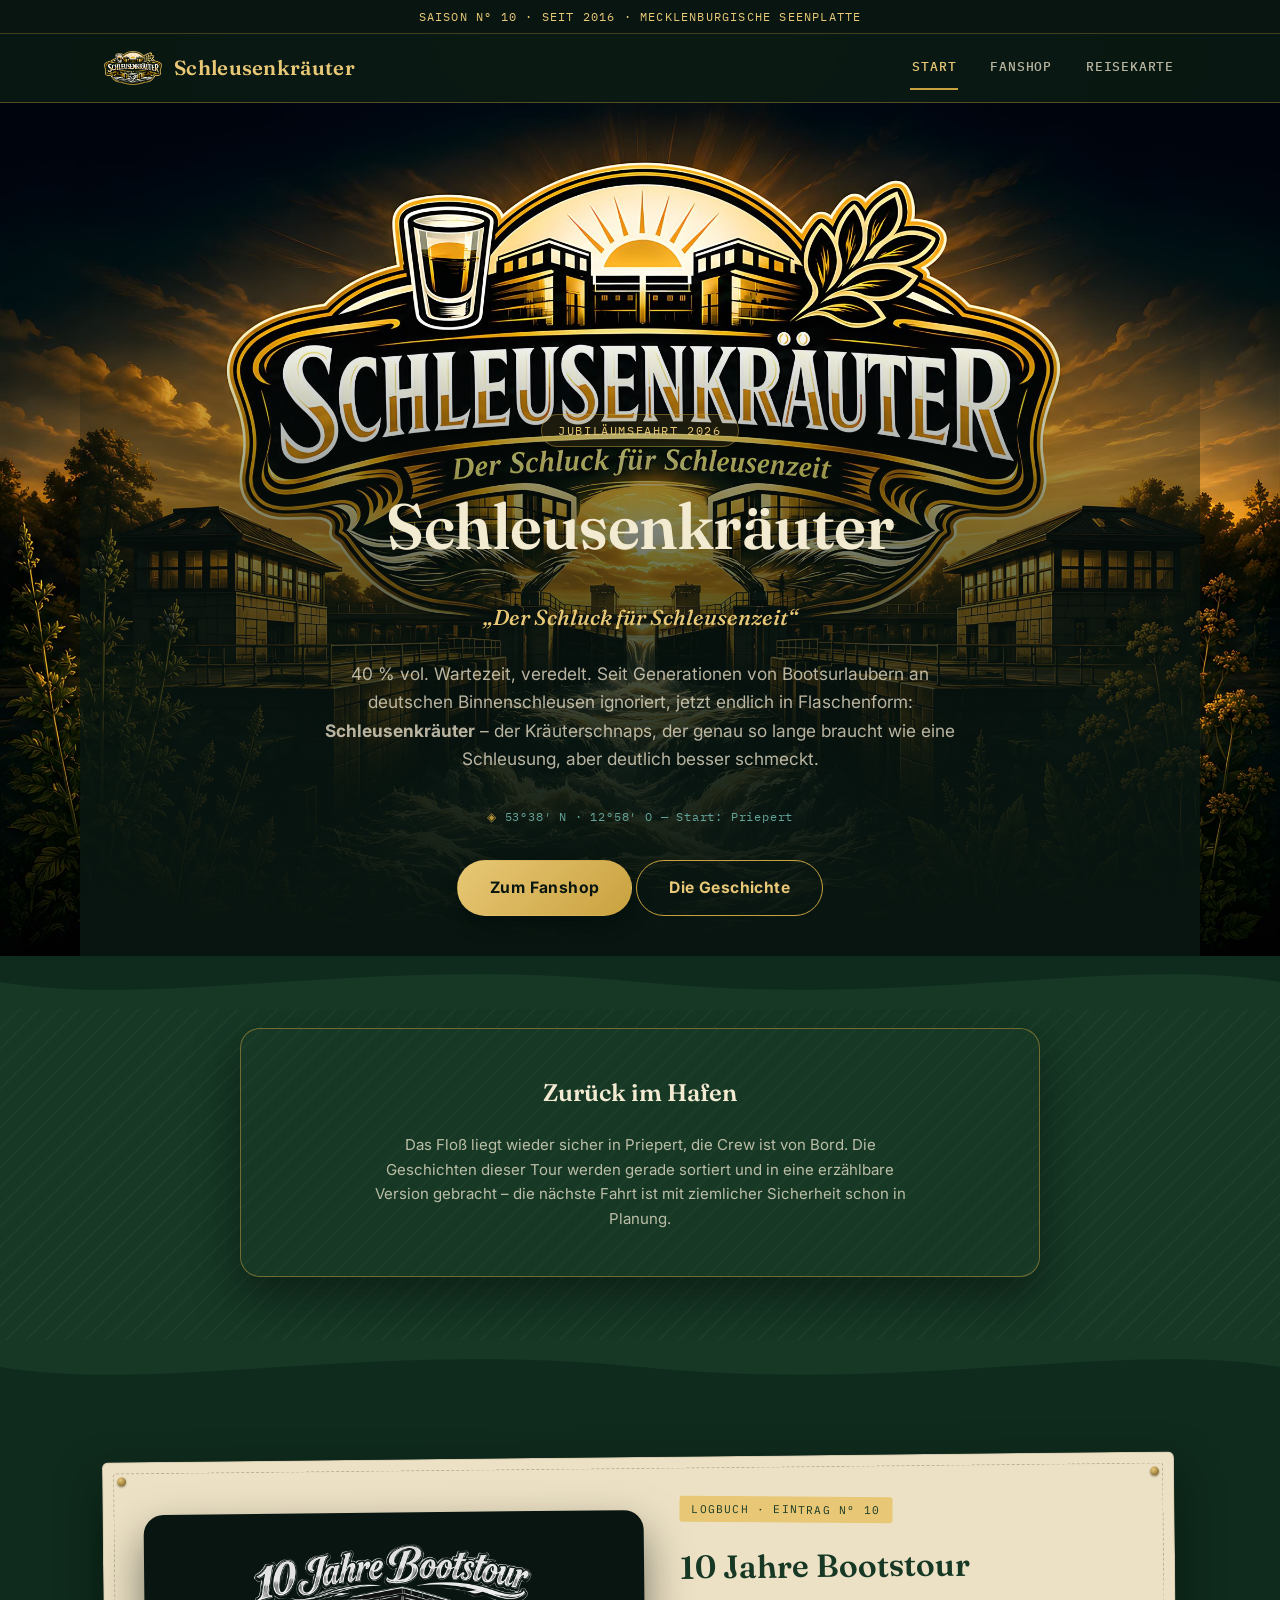
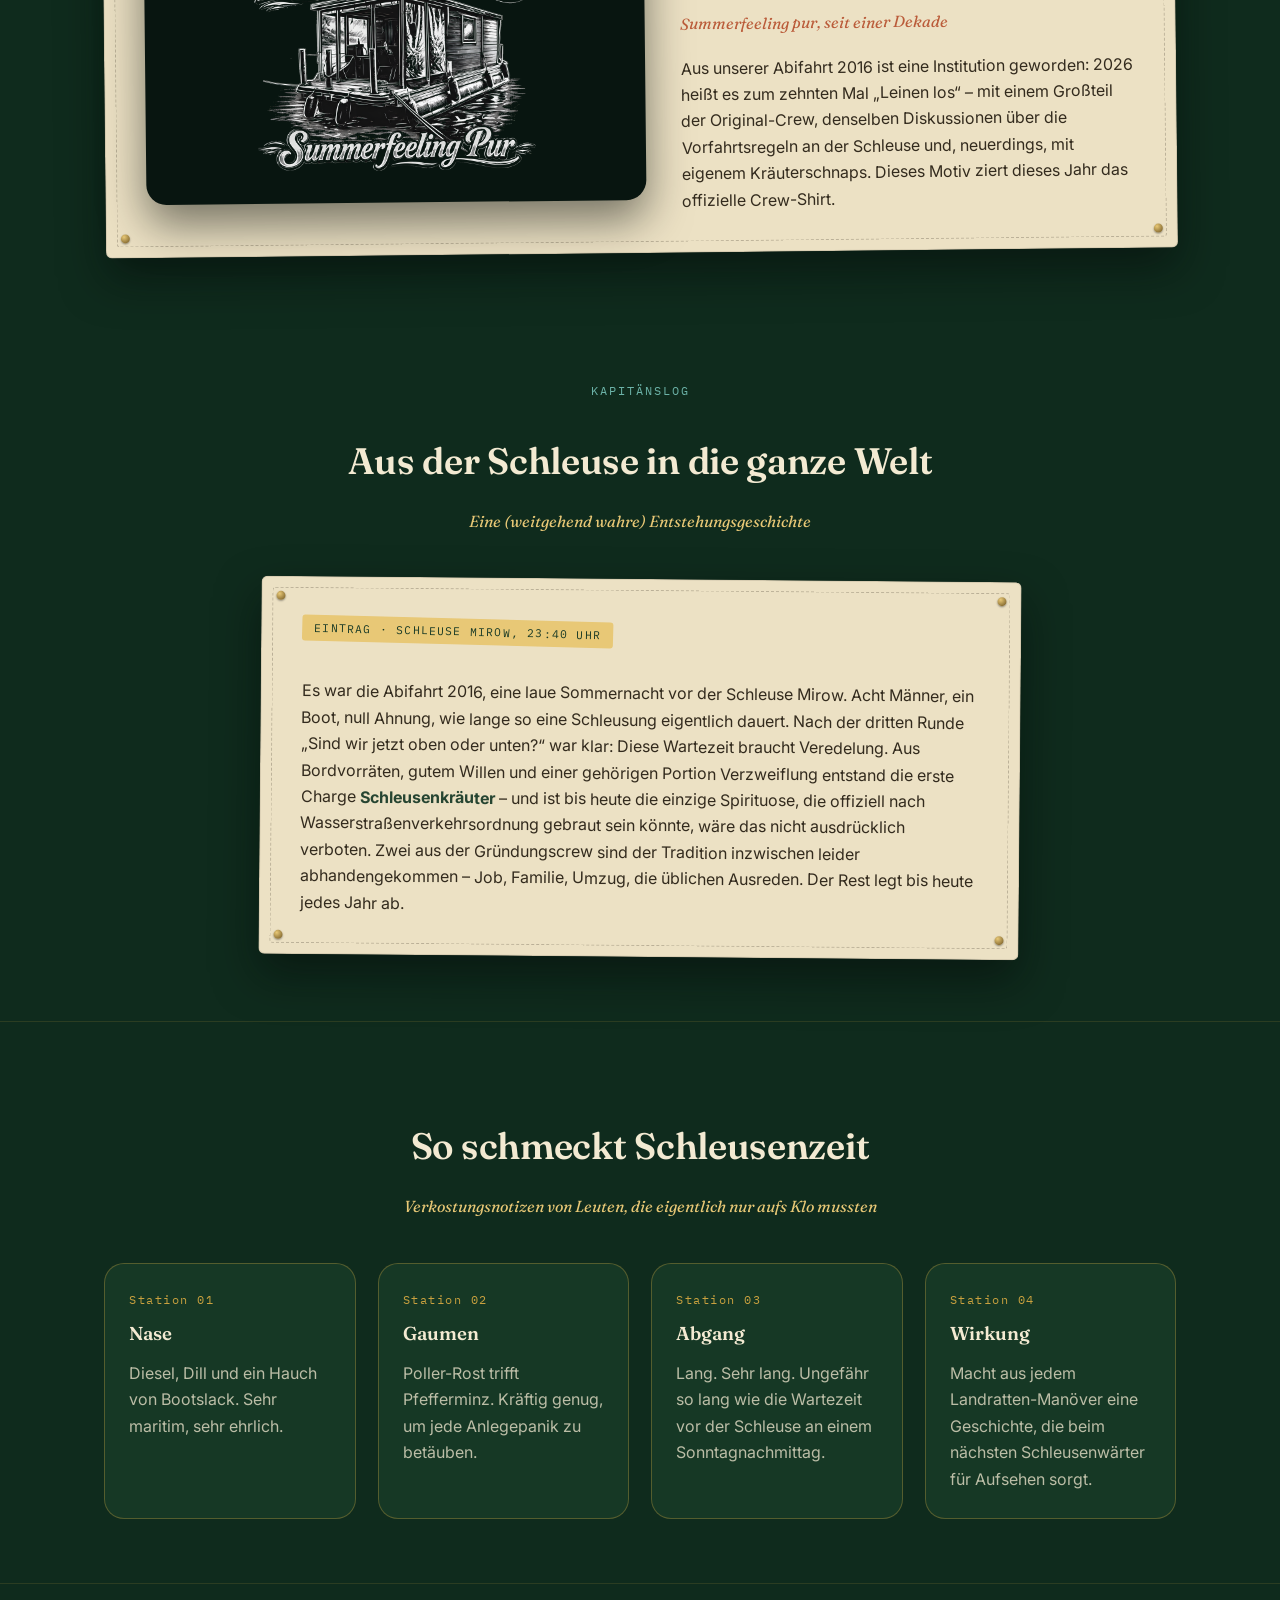
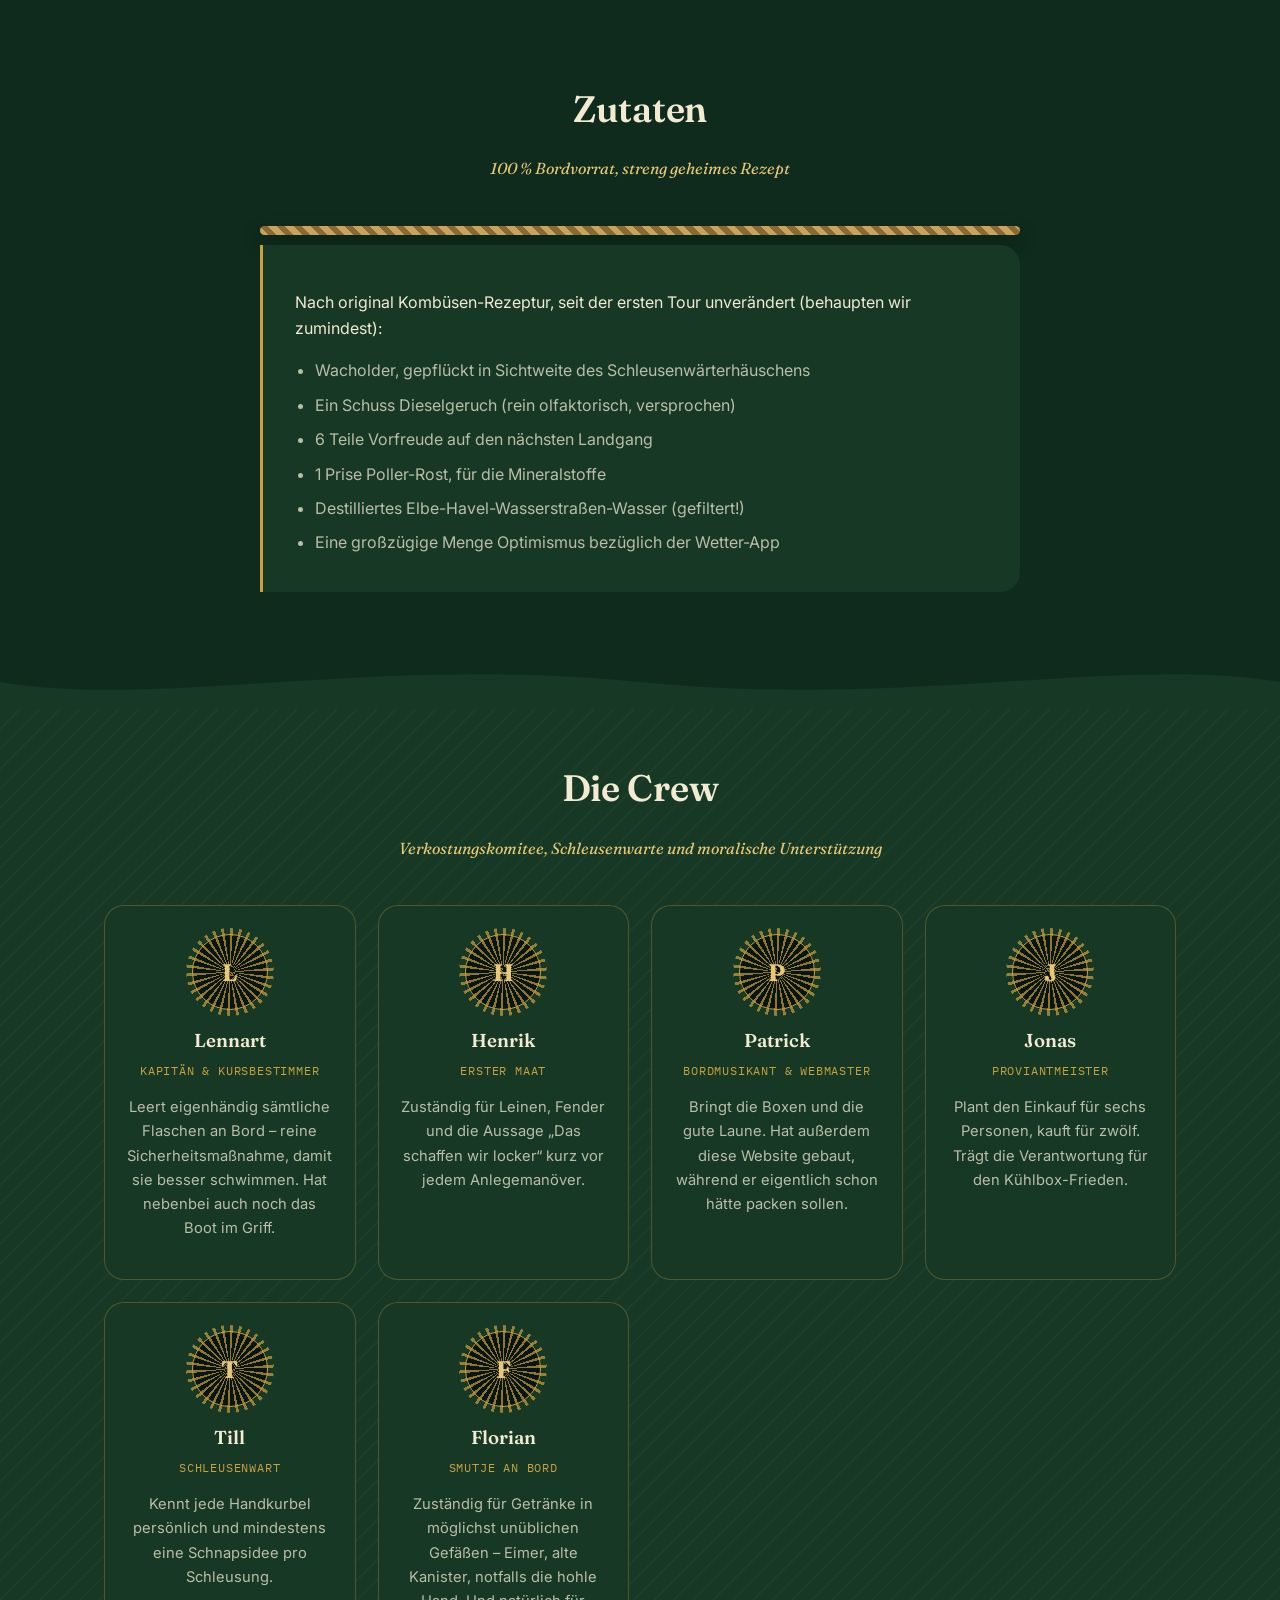
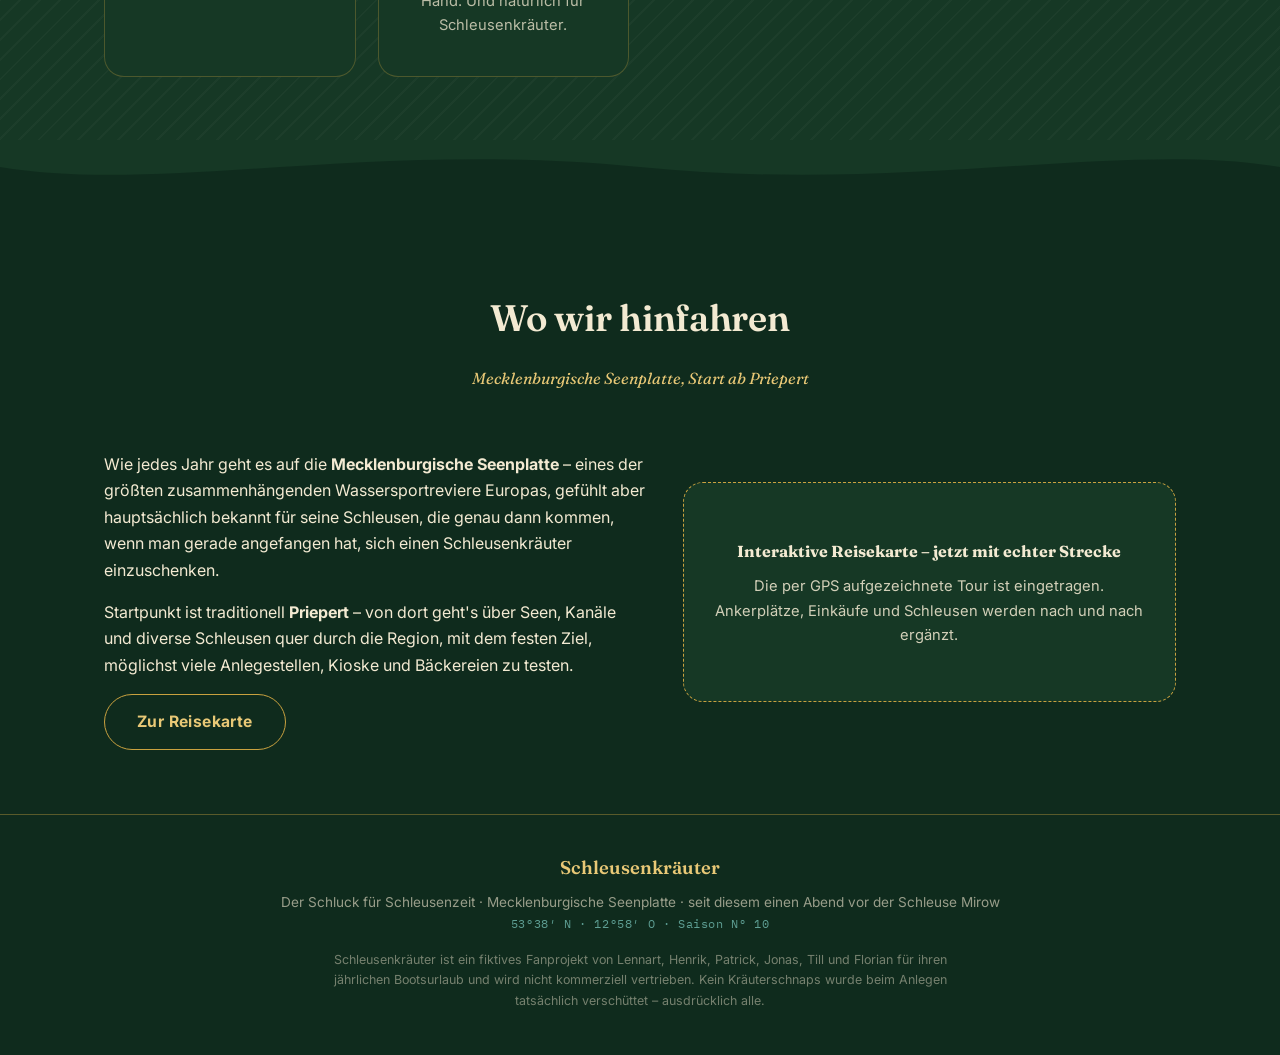
<file: index.html>
<!DOCTYPE html>
<html lang="de">
<head>
<meta charset="UTF-8">
<meta name="viewport" content="width=device-width, initial-scale=1.0">
<title>Schleusenkräuter – Der Schluck für Schleusenzeit</title>
<meta name="description" content="Schleusenkräuter: der einzige Kräuterschnaps, der genau so lange braucht wie eine Schleusung. Aus der Schleuse in die ganze Welt.">
<link rel="icon" type="image/png" href="assets/img/favicon.png">
<link rel="preconnect" href="https://fonts.googleapis.com">
<link rel="preconnect" href="https://fonts.gstatic.com" crossorigin>
<link href="https://fonts.googleapis.com/css2?family=Fraunces:ital,opsz,wght@0,9..144,500;0,9..144,600;0,9..144,700;1,9..144,500;1,9..144,600&family=Inter:wght@400;500;600;700&family=IBM+Plex+Mono:wght@400;500;600&display=swap" rel="stylesheet">
<link rel="stylesheet" href="assets/css/style.css">
</head>
<body>

<a href="#main-content" class="skip-link">Zum Inhalt springen</a>

<div class="top-bar">Saison Nº 10 · Seit 2016 · Mecklenburgische Seenplatte</div>

<header class="site-header">
  <div class="nav-inner">
    <a href="index.html" class="brand">
      <img src="assets/img/logo.png" alt="Schleusenkräuter Logo" class="brand-logo">
      Schleusenkräuter
    </a>
    <nav class="main-nav">
      <ul>
        <li><a href="index.html" class="active">Start</a></li>
        <li><a href="shop.html">Fanshop</a></li>
        <li><a href="karte.html">Reisekarte</a></li>
      </ul>
    </nav>
  </div>
</header>

<main id="main-content">

<section class="hero">
  <img class="hero-photo" src="assets/img/hero-background.jpg" alt="Schleusenkräuter Logo vor einem Schleusentor im Sonnenuntergang">
  <div class="hero-content container">
    <span class="hero-eyebrow">Jubiläumsfahrt 2026</span>
    <h1>Schleusenkräuter</h1>
    <p class="claim">„Der Schluck für Schleusenzeit“</p>
    <p class="lead">
      40&nbsp;% vol. Wartezeit, veredelt. Seit Generationen von Bootsurlaubern
      an deutschen Binnenschleusen ignoriert, jetzt endlich in Flaschenform:
      <strong>Schleusenkräuter</strong> – der Kräuterschnaps, der genau so lange
      braucht wie eine Schleusung, aber deutlich besser schmeckt.
    </p>
    <span class="coordinate-tag">53°38′ N · 12°58′ O — Start: Priepert</span>
    <div>
      <a href="shop.html" class="btn btn-primary">Zum Fanshop</a>
      <a href="#geschichte" class="btn btn-secondary">Die Geschichte</a>
    </div>
  </div>
</section>

<div class="wave-divider">
  <svg viewBox="0 0 1200 60" preserveAspectRatio="none" xmlns="http://www.w3.org/2000/svg">
    <path d="M0,30 C150,60 350,0 600,30 C850,60 1050,0 1200,30 L1200,60 L0,60 Z" fill="#163825"></path>
  </svg>
</div>

<section id="countdown" class="panel" style="border-top:none;padding-top:20px;">
  <div class="container">
    <div class="countdown-box">
      <h2>Zurück im Hafen</h2>
      <p class="countdown-note">
        Das Floß liegt wieder sicher in Priepert, die Crew ist von Bord.
        Die Geschichten dieser Tour werden gerade sortiert und in eine
        erzählbare Version gebracht – die nächste Fahrt ist mit ziemlicher
        Sicherheit schon in Planung.
      </p>
    </div>
  </div>
</section>

<div class="wave-divider flip">
  <svg viewBox="0 0 1200 60" preserveAspectRatio="none" xmlns="http://www.w3.org/2000/svg">
    <path d="M0,30 C150,60 350,0 600,30 C850,60 1050,0 1200,30 L1200,60 L0,60 Z" fill="#163825"></path>
  </svg>
</div>

<section id="jubilaeum" style="border-top:none;">
  <div class="container">
    <div class="logbook-page">
      <span class="rivet tl"></span><span class="rivet tr"></span><span class="rivet bl"></span><span class="rivet br"></span>
      <div class="route-box">
        <div class="shirt-frame">
          <img src="assets/img/tshirt-design-10jahre.png" alt="10 Jahre Bootstour – Summerfeeling Pur" style="max-width:280px;width:100%;">
        </div>
        <div>
          <span class="logbook-tab">Logbuch · Eintrag Nº 10</span>
          <h2>10 Jahre Bootstour</h2>
          <p class="section-sub">Summerfeeling pur, seit einer Dekade</p>
          <p>
            Aus unserer Abifahrt 2016 ist eine Institution geworden: 2026 heißt es
            zum zehnten Mal „Leinen los“ – mit einem Großteil der Original-Crew,
            denselben Diskussionen über die Vorfahrtsregeln an der Schleuse und,
            neuerdings, mit eigenem Kräuterschnaps. Dieses Motiv ziert dieses Jahr
            das offizielle Crew-Shirt.
          </p>
        </div>
      </div>
    </div>
  </div>
</section>

<section id="geschichte" style="border-top:none;">
  <div class="container">
    <span class="eyebrow">Kapitänslog</span>
    <h2 class="section-title">Aus der Schleuse in die ganze Welt</h2>
    <p class="section-sub" style="text-align:center;">Eine (weitgehend wahre) Entstehungsgeschichte</p>
    <div class="logbook-page" style="max-width:760px;margin:0 auto;transform:rotate(0.5deg);">
      <span class="rivet tl"></span><span class="rivet tr"></span><span class="rivet bl"></span><span class="rivet br"></span>
      <span class="logbook-tab">Eintrag · Schleuse Mirow, 23:40 Uhr</span>
      <p>
        Es war die Abifahrt 2016, eine laue Sommernacht vor der Schleuse Mirow.
        Acht Männer, ein Boot, null Ahnung, wie lange so eine Schleusung eigentlich
        dauert. Nach der dritten Runde „Sind wir jetzt oben oder unten?“ war klar:
        Diese Wartezeit braucht Veredelung. Aus Bordvorräten, gutem Willen und einer
        gehörigen Portion Verzweiflung entstand die erste Charge <strong>Schleusenkräuter</strong> –
        und ist bis heute die einzige Spirituose, die offiziell nach Wasserstraßenverkehrsordnung
        gebraut sein könnte, wäre das nicht ausdrücklich verboten. Zwei aus der
        Gründungscrew sind der Tradition inzwischen leider abhandengekommen – Job,
        Familie, Umzug, die üblichen Ausreden. Der Rest legt bis heute jedes Jahr ab.
      </p>
    </div>
  </div>
</section>

<section id="verkostung">
  <div class="container">
    <h2 class="section-title">So schmeckt Schleusenzeit</h2>
    <p class="section-sub">Verkostungsnotizen von Leuten, die eigentlich nur aufs Klo mussten</p>
    <div class="tasting-grid">
      <div class="tasting-card">
        <span class="step">Station 01</span>
        <h3>Nase</h3>
        <p>Diesel, Dill und ein Hauch von Bootslack. Sehr maritim, sehr ehrlich.</p>
      </div>
      <div class="tasting-card">
        <span class="step">Station 02</span>
        <h3>Gaumen</h3>
        <p>Poller-Rost trifft Pfefferminz. Kräftig genug, um jede Anlegepanik zu betäuben.</p>
      </div>
      <div class="tasting-card">
        <span class="step">Station 03</span>
        <h3>Abgang</h3>
        <p>Lang. Sehr lang. Ungefähr so lang wie die Wartezeit vor der Schleuse an einem Sonntagnachmittag.</p>
      </div>
      <div class="tasting-card">
        <span class="step">Station 04</span>
        <h3>Wirkung</h3>
        <p>Macht aus jedem Landratten-Manöver eine Geschichte, die beim nächsten Schleusenwärter für Aufsehen sorgt.</p>
      </div>
    </div>
  </div>
</section>

<section id="zutaten">
  <div class="container">
    <h2 class="section-title">Zutaten</h2>
    <p class="section-sub">100&nbsp;% Bordvorrat, streng geheimes Rezept</p>
    <div class="rope-divider"></div>
    <div class="ingredients-box">
      <p>Nach original Kombüsen-Rezeptur, seit der ersten Tour unverändert (behaupten wir zumindest):</p>
      <ul>
        <li>Wacholder, gepflückt in Sichtweite des Schleusenwärterhäuschens</li>
        <li>Ein Schuss Dieselgeruch (rein olfaktorisch, versprochen)</li>
        <li>6 Teile Vorfreude auf den nächsten Landgang</li>
        <li>1 Prise Poller-Rost, für die Mineralstoffe</li>
        <li>Destilliertes Elbe-Havel-Wasserstraßen-Wasser (gefiltert!)</li>
        <li>Eine großzügige Menge Optimismus bezüglich der Wetter-App</li>
      </ul>
    </div>
  </div>
</section>

<div class="wave-divider">
  <svg viewBox="0 0 1200 60" preserveAspectRatio="none" xmlns="http://www.w3.org/2000/svg">
    <path d="M0,30 C150,60 350,0 600,30 C850,60 1050,0 1200,30 L1200,60 L0,60 Z" fill="#163825"></path>
  </svg>
</div>

<section id="crew" class="panel" style="border-top:none;padding-top:20px;">
  <div class="container">
    <h2 class="section-title">Die Crew</h2>
    <p class="section-sub">Verkostungskomitee, Schleusenwarte und moralische Unterstützung</p>
    <div class="crew-grid">
      <div class="crew-card">
        <div class="crew-avatar"><span>L</span></div>
        <h3>Lennart</h3>
        <div class="crew-role">Kapitän &amp; Kursbestimmer</div>
        <p class="desc">Leert eigenhändig sämtliche Flaschen an Bord – reine Sicherheitsmaßnahme, damit sie besser schwimmen. Hat nebenbei auch noch das Boot im Griff.</p>
      </div>
      <div class="crew-card">
        <div class="crew-avatar"><span>H</span></div>
        <h3>Henrik</h3>
        <div class="crew-role">Erster Maat</div>
        <p class="desc">Zuständig für Leinen, Fender und die Aussage „Das schaffen wir locker“ kurz vor jedem Anlegemanöver.</p>
      </div>
      <div class="crew-card">
        <div class="crew-avatar"><span>P</span></div>
        <h3>Patrick</h3>
        <div class="crew-role">Bordmusikant &amp; Webmaster</div>
        <p class="desc">Bringt die Boxen und die gute Laune. Hat außerdem diese Website gebaut, während er eigentlich schon hätte packen sollen.</p>
      </div>
      <div class="crew-card">
        <div class="crew-avatar"><span>J</span></div>
        <h3>Jonas</h3>
        <div class="crew-role">Proviantmeister</div>
        <p class="desc">Plant den Einkauf für sechs Personen, kauft für zwölf. Trägt die Verantwortung für den Kühlbox-Frieden.</p>
      </div>
      <div class="crew-card">
        <div class="crew-avatar"><span>T</span></div>
        <h3>Till</h3>
        <div class="crew-role">Schleusenwart</div>
        <p class="desc">Kennt jede Handkurbel persönlich und mindestens eine Schnapsidee pro Schleusung.</p>
      </div>
      <div class="crew-card">
        <div class="crew-avatar"><span>F</span></div>
        <h3>Florian</h3>
        <div class="crew-role">Smutje an Bord</div>
        <p class="desc">Zuständig für Getränke in möglichst unüblichen Gefäßen – Eimer, alte Kanister, notfalls die hohle Hand. Und natürlich für Schleusenkräuter.</p>
      </div>
    </div>
  </div>
</section>

<div class="wave-divider flip">
  <svg viewBox="0 0 1200 60" preserveAspectRatio="none" xmlns="http://www.w3.org/2000/svg">
    <path d="M0,30 C150,60 350,0 600,30 C850,60 1050,0 1200,30 L1200,60 L0,60 Z" fill="#163825"></path>
  </svg>
</div>

<section id="reise" style="border-top:none;">
  <div class="container">
    <h2 class="section-title">Wo wir hinfahren</h2>
    <p class="section-sub">Mecklenburgische Seenplatte, Start ab Priepert</p>
    <div class="route-box">
      <div>
        <p>
          Wie jedes Jahr geht es auf die <strong>Mecklenburgische Seenplatte</strong> –
          eines der größten zusammenhängenden Wassersportreviere Europas, gefühlt aber
          hauptsächlich bekannt für seine Schleusen, die genau dann kommen, wenn man
          gerade angefangen hat, sich einen Schleusenkräuter einzuschenken.
        </p>
        <p>
          Startpunkt ist traditionell <strong>Priepert</strong> – von dort geht's über
          Seen, Kanäle und diverse Schleusen quer durch die Region, mit dem festen Ziel,
          möglichst viele Anlegestellen, Kioske und Bäckereien zu testen.
        </p>
        <a href="karte.html" class="btn btn-secondary">Zur Reisekarte</a>
      </div>
      <div class="route-map-teaser">
        <strong>Interaktive Reisekarte – jetzt mit echter Strecke</strong>
        <p style="margin:0;font-size:0.92rem;opacity:0.85;">
          Die per GPS aufgezeichnete Tour ist eingetragen. Ankerplätze,
          Einkäufe und Schleusen werden nach und nach ergänzt.
        </p>
      </div>
    </div>
  </div>
</section>

</main>

<footer class="site-footer">
  <div class="footer-brand">Schleusenkräuter</div>
  <div>Der Schluck für Schleusenzeit · Mecklenburgische Seenplatte · seit diesem einen Abend vor der Schleuse Mirow</div>
  <div class="footer-meta">53°38′ N · 12°58′ O · Saison Nº 10</div>
  <p class="disclaimer">
    Schleusenkräuter ist ein fiktives Fanprojekt von Lennart, Henrik, Patrick, Jonas, Till
    und Florian für ihren jährlichen Bootsurlaub und wird nicht kommerziell vertrieben.
    Kein Kräuterschnaps wurde beim Anlegen tatsächlich verschüttet – ausdrücklich alle.
  </p>
</footer>

</body>
</html>
</file>
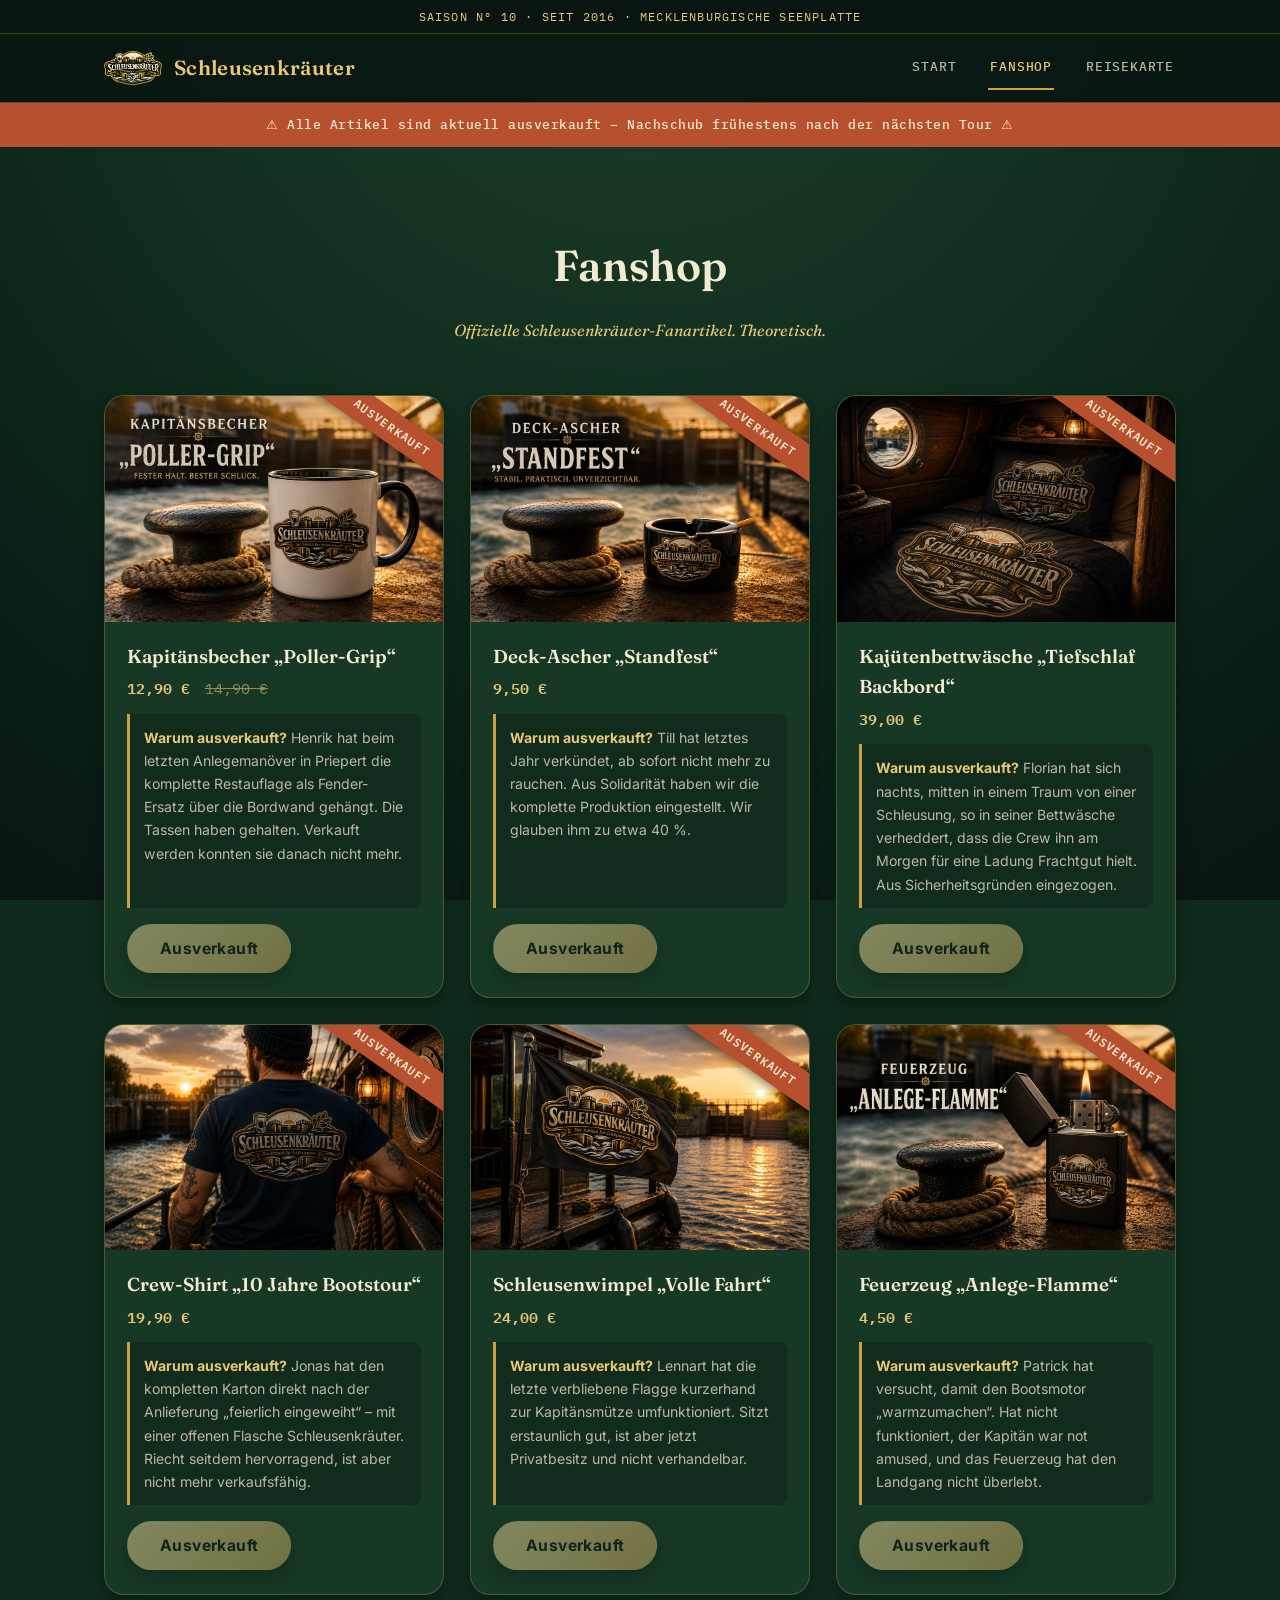
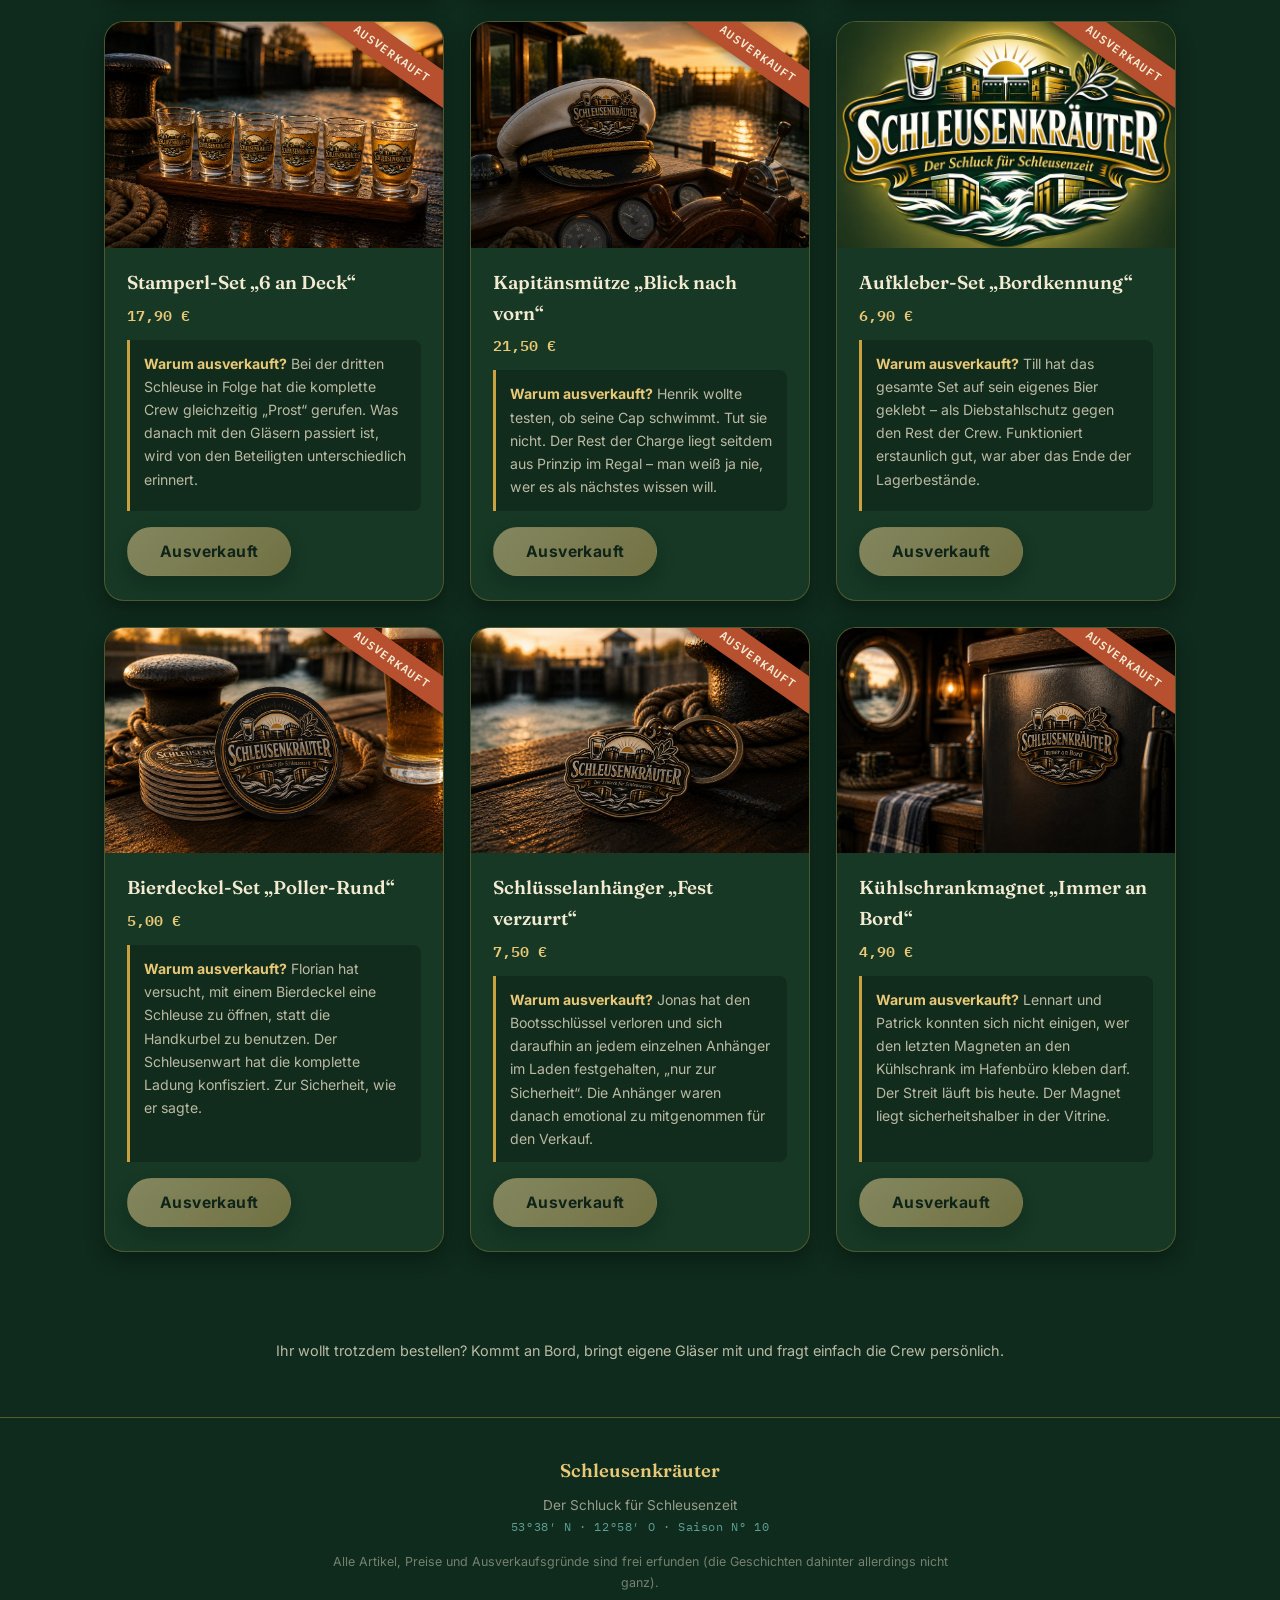
<file: shop.html>
<!DOCTYPE html>
<html lang="de">
<head>
<meta charset="UTF-8">
<meta name="viewport" content="width=device-width, initial-scale=1.0">
<title>Fanshop – Schleusenkräuter</title>
<meta name="description" content="Schleusenkräuter Fanartikel: Tassen, Aschenbecher, Bettwäsche, T-Shirts und mehr. Leider alles ausverkauft.">
<link rel="icon" type="image/png" href="assets/img/favicon.png">
<link rel="preconnect" href="https://fonts.googleapis.com">
<link rel="preconnect" href="https://fonts.gstatic.com" crossorigin>
<link href="https://fonts.googleapis.com/css2?family=Fraunces:ital,opsz,wght@0,9..144,500;0,9..144,600;0,9..144,700;1,9..144,500;1,9..144,600&family=Inter:wght@400;500;600;700&family=IBM+Plex+Mono:wght@400;500;600&display=swap" rel="stylesheet">
<link rel="stylesheet" href="assets/css/style.css">
</head>
<body>

<a href="#main-content" class="skip-link">Zum Inhalt springen</a>

<div class="top-bar">Saison Nº 10 · Seit 2016 · Mecklenburgische Seenplatte</div>

<header class="site-header">
  <div class="nav-inner">
    <a href="index.html" class="brand">
      <img src="assets/img/logo.png" alt="Schleusenkräuter Logo" class="brand-logo">
      Schleusenkräuter
    </a>
    <nav class="main-nav">
      <ul>
        <li><a href="index.html">Start</a></li>
        <li><a href="shop.html" class="active">Fanshop</a></li>
        <li><a href="karte.html">Reisekarte</a></li>
      </ul>
    </nav>
  </div>
</header>

<main id="main-content">

<div class="shop-banner"><span aria-hidden="true">⚠</span> Alle Artikel sind aktuell ausverkauft – Nachschub frühestens nach der nächsten Tour <span aria-hidden="true">⚠</span></div>

<div class="shop-header">
  <div class="container">
    <h1>Fanshop</h1>
    <p class="section-sub" style="margin-bottom:0;">Offizielle Schleusenkräuter-Fanartikel. Theoretisch.</p>
  </div>
</div>

<div class="container">
  <div class="product-grid">

    <div class="product-card">
      <div class="product-media photo">
        <span class="sold-out-stamp">Ausverkauft</span>
        <img src="assets/img/products/becher.jpg" alt="Schleusenkräuter Kapitänsbecher „Poller-Grip“ auf einem Poller am Schleusenrand">
      </div>
      <div class="product-body">
        <h3>Kapitänsbecher „Poller-Grip“</h3>
        <div class="product-price">12,90&nbsp;€ <span class="old">14,90&nbsp;€</span></div>
        <div class="product-reason"><strong>Warum ausverkauft?</strong> Henrik hat beim letzten Anlegemanöver in Priepert die komplette Restauflage als Fender-Ersatz über die Bordwand gehängt. Die Tassen haben gehalten. Verkauft werden konnten sie danach nicht mehr.</div>
        <button class="btn btn-primary disabled" disabled>Ausverkauft</button>
      </div>
    </div>

    <div class="product-card">
      <div class="product-media photo">
        <span class="sold-out-stamp">Ausverkauft</span>
        <img src="assets/img/products/aschenbecher.jpg" alt="Schleusenkräuter Deck-Ascher „Standfest“ auf einem Poller am Schleusenrand">
      </div>
      <div class="product-body">
        <h3>Deck-Ascher „Standfest“</h3>
        <div class="product-price">9,50&nbsp;€</div>
        <div class="product-reason"><strong>Warum ausverkauft?</strong> Till hat letztes Jahr verkündet, ab sofort nicht mehr zu rauchen. Aus Solidarität haben wir die komplette Produktion eingestellt. Wir glauben ihm zu etwa 40&nbsp;%.</div>
        <button class="btn btn-primary disabled" disabled>Ausverkauft</button>
      </div>
    </div>

    <div class="product-card">
      <div class="product-media photo">
        <span class="sold-out-stamp">Ausverkauft</span>
        <img src="assets/img/products/bettwaesche.jpg" alt="Schleusenkräuter Kajütenbettwäsche mit Logo-Print in einer Bootskabine">
      </div>
      <div class="product-body">
        <h3>Kajütenbettwäsche „Tiefschlaf Backbord“</h3>
        <div class="product-price">39,00&nbsp;€</div>
        <div class="product-reason"><strong>Warum ausverkauft?</strong> Florian hat sich nachts, mitten in einem Traum von einer Schleusung, so in seiner Bettwäsche verheddert, dass die Crew ihn am Morgen für eine Ladung Frachtgut hielt. Aus Sicherheitsgründen eingezogen.</div>
        <button class="btn btn-primary disabled" disabled>Ausverkauft</button>
      </div>
    </div>

    <div class="product-card">
      <div class="product-media photo">
        <span class="sold-out-stamp">Ausverkauft</span>
        <img src="assets/img/products/tshirt.jpg" alt="Schleusenkräuter Crew-Shirt mit 10-Jahre-Bootstour-Motiv">
      </div>
      <div class="product-body">
        <h3>Crew-Shirt „10 Jahre Bootstour“</h3>
        <div class="product-price">19,90&nbsp;€</div>
        <div class="product-reason"><strong>Warum ausverkauft?</strong> Jonas hat den kompletten Karton direkt nach der Anlieferung „feierlich eingeweiht“ – mit einer offenen Flasche Schleusenkräuter. Riecht seitdem hervorragend, ist aber nicht mehr verkaufsfähig.</div>
        <button class="btn btn-primary disabled" disabled>Ausverkauft</button>
      </div>
    </div>

    <div class="product-card">
      <div class="product-media photo">
        <span class="sold-out-stamp">Ausverkauft</span>
        <img src="assets/img/products/schleusenwimpel.jpg" alt="Schleusenkräuter Schleusenwimpel am Heck eines Hausboots">
      </div>
      <div class="product-body">
        <h3>Schleusenwimpel „Volle Fahrt“</h3>
        <div class="product-price">24,00&nbsp;€</div>
        <div class="product-reason"><strong>Warum ausverkauft?</strong> Lennart hat die letzte verbliebene Flagge kurzerhand zur Kapitänsmütze umfunktioniert. Sitzt erstaunlich gut, ist aber jetzt Privatbesitz und nicht verhandelbar.</div>
        <button class="btn btn-primary disabled" disabled>Ausverkauft</button>
      </div>
    </div>

    <div class="product-card">
      <div class="product-media photo">
        <span class="sold-out-stamp">Ausverkauft</span>
        <img src="assets/img/products/feuerzeug.jpg" alt="Schleusenkräuter Feuerzeug „Anlege-Flamme“ auf einem Poller am Schleusenrand">
      </div>
      <div class="product-body">
        <h3>Feuerzeug „Anlege-Flamme“</h3>
        <div class="product-price">4,50&nbsp;€</div>
        <div class="product-reason"><strong>Warum ausverkauft?</strong> Patrick hat versucht, damit den Bootsmotor „warmzumachen“. Hat nicht funktioniert, der Kapitän war not amused, und das Feuerzeug hat den Landgang nicht überlebt.</div>
        <button class="btn btn-primary disabled" disabled>Ausverkauft</button>
      </div>
    </div>

    <div class="product-card">
      <div class="product-media photo">
        <span class="sold-out-stamp">Ausverkauft</span>
        <img src="assets/img/products/stamperl-set.jpg" alt="Schleusenkräuter Stamperl-Set, sechs Schnapsgläser auf einem Holztablett">
      </div>
      <div class="product-body">
        <h3>Stamperl-Set „6 an Deck“</h3>
        <div class="product-price">17,90&nbsp;€</div>
        <div class="product-reason"><strong>Warum ausverkauft?</strong> Bei der dritten Schleuse in Folge hat die komplette Crew gleichzeitig „Prost“ gerufen. Was danach mit den Gläsern passiert ist, wird von den Beteiligten unterschiedlich erinnert.</div>
        <button class="btn btn-primary disabled" disabled>Ausverkauft</button>
      </div>
    </div>

    <div class="product-card">
      <div class="product-media photo">
        <span class="sold-out-stamp">Ausverkauft</span>
        <img src="assets/img/products/kapitaensmuetze.jpg" alt="Schleusenkräuter Kapitänsmütze am Steuer eines Hausboots">
      </div>
      <div class="product-body">
        <h3>Kapitänsmütze „Blick nach vorn“</h3>
        <div class="product-price">21,50&nbsp;€</div>
        <div class="product-reason"><strong>Warum ausverkauft?</strong> Henrik wollte testen, ob seine Cap schwimmt. Tut sie nicht. Der Rest der Charge liegt seitdem aus Prinzip im Regal – man weiß ja nie, wer es als nächstes wissen will.</div>
        <button class="btn btn-primary disabled" disabled>Ausverkauft</button>
      </div>
    </div>

    <div class="product-card">
      <div class="product-media photo">
        <span class="sold-out-stamp">Ausverkauft</span>
        <img src="assets/img/products/aufkleber.jpg" alt="Schleusenkräuter Aufkleber, rund, Original-Design">
      </div>
      <div class="product-body">
        <h3>Aufkleber-Set „Bordkennung“</h3>
        <div class="product-price">6,90&nbsp;€</div>
        <div class="product-reason"><strong>Warum ausverkauft?</strong> Till hat das gesamte Set auf sein eigenes Bier geklebt – als Diebstahlschutz gegen den Rest der Crew. Funktioniert erstaunlich gut, war aber das Ende der Lagerbestände.</div>
        <button class="btn btn-primary disabled" disabled>Ausverkauft</button>
      </div>
    </div>

    <div class="product-card">
      <div class="product-media photo">
        <span class="sold-out-stamp">Ausverkauft</span>
        <img src="assets/img/products/bierdeckel.jpg" alt="Schleusenkräuter Bierdeckel-Set neben einem Bier am Schleusenrand">
      </div>
      <div class="product-body">
        <h3>Bierdeckel-Set „Poller-Rund“</h3>
        <div class="product-price">5,00&nbsp;€</div>
        <div class="product-reason"><strong>Warum ausverkauft?</strong> Florian hat versucht, mit einem Bierdeckel eine Schleuse zu öffnen, statt die Handkurbel zu benutzen. Der Schleusenwart hat die komplette Ladung konfisziert. Zur Sicherheit, wie er sagte.</div>
        <button class="btn btn-primary disabled" disabled>Ausverkauft</button>
      </div>
    </div>

    <div class="product-card">
      <div class="product-media photo">
        <span class="sold-out-stamp">Ausverkauft</span>
        <img src="assets/img/products/schluesselanhaenger.jpg" alt="Schleusenkräuter Schlüsselanhänger an einem Poller am Schleusenrand">
      </div>
      <div class="product-body">
        <h3>Schlüsselanhänger „Fest verzurrt“</h3>
        <div class="product-price">7,50&nbsp;€</div>
        <div class="product-reason"><strong>Warum ausverkauft?</strong> Jonas hat den Bootsschlüssel verloren und sich daraufhin an jedem einzelnen Anhänger im Laden festgehalten, „nur zur Sicherheit“. Die Anhänger waren danach emotional zu mitgenommen für den Verkauf.</div>
        <button class="btn btn-primary disabled" disabled>Ausverkauft</button>
      </div>
    </div>

    <div class="product-card">
      <div class="product-media photo">
        <span class="sold-out-stamp">Ausverkauft</span>
        <img src="assets/img/products/kuehlschrankmagnet.jpg" alt="Schleusenkräuter Kühlschrankmagnet an Bord auf einem Kühlschrank">
      </div>
      <div class="product-body">
        <h3>Kühlschrankmagnet „Immer an Bord“</h3>
        <div class="product-price">4,90&nbsp;€</div>
        <div class="product-reason"><strong>Warum ausverkauft?</strong> Lennart und Patrick konnten sich nicht einigen, wer den letzten Magneten an den Kühlschrank im Hafenbüro kleben darf. Der Streit läuft bis heute. Der Magnet liegt sicherheitshalber in der Vitrine.</div>
        <button class="btn btn-primary disabled" disabled>Ausverkauft</button>
      </div>
    </div>

  </div>

  <p style="text-align:center;opacity:0.75;font-size:0.9rem;padding-bottom:40px;">
    Ihr wollt trotzdem bestellen? Kommt an Bord, bringt eigene Gläser mit und fragt einfach die Crew persönlich.
  </p>
</div>

</main>

<footer class="site-footer">
  <div class="footer-brand">Schleusenkräuter</div>
  <div>Der Schluck für Schleusenzeit</div>
  <div class="footer-meta">53°38′ N · 12°58′ O · Saison Nº 10</div>
  <p class="disclaimer">
    Alle Artikel, Preise und Ausverkaufsgründe sind frei erfunden (die Geschichten dahinter allerdings nicht ganz).
  </p>
</footer>

</body>
</html>
</file>
<file: assets/css/style.css>
/* ===========================================================
   Schleusenkräuter – "Der Schluck für Schleusenzeit"
   Design: Logbuch am Nachtwasser — Bordinstrumente, Chartpapier,
   Messing-Beschläge. Palette und Bogen-Typografie sind vom
   Original-Logo abgeleitet.
   =========================================================== */

:root {
  /* Nachtwasser / Marine */
  --ink: #081510;
  --marine: #0f2b1d;
  --marine-2: #16382585;
  --marine-2-solid: #163825;
  --marine-3: #1e4a32;

  /* Messing / Brass */
  --brass: #c9a13f;
  --brass-light: #e8c876;
  --brass-dim: #8a6f34;

  /* Chartpapier */
  --cream: #f3ead2;
  --cream-dim: rgba(243, 234, 210, 0.75);
  --paper: #ece1c4;
  --paper-ink: #241c10;

  /* Signal / Akzent */
  --rust: #b6502e;
  --rust-light: #d97250;
  --teal: #3f8f83;
  --teal-light: #6cb3a8;

  --shadow: 0 20px 44px rgba(3, 10, 7, 0.5);
  --shadow-sm: 0 8px 18px rgba(3, 10, 7, 0.4);
  --radius: 20px;
  --radius-sm: 12px;

  --font-display: "Fraunces", Georgia, "Times New Roman", serif;
  --font-body: "Inter", "Segoe UI", Tahoma, Geneva, Verdana, sans-serif;
  --font-mono: "IBM Plex Mono", "Consolas", monospace;
}

* { box-sizing: border-box; }

html { scroll-behavior: smooth; }

body {
  margin: 0;
  background-color: var(--marine);
  background-image:
    radial-gradient(circle at 50% -8%, #1d4029 0%, #0f2b1d 52%, var(--ink) 100%),
    repeating-linear-gradient(0deg, rgba(201, 161, 63, 0.045) 0px, rgba(201, 161, 63, 0.045) 1px, transparent 1px, transparent 30px),
    repeating-linear-gradient(90deg, rgba(201, 161, 63, 0.045) 0px, rgba(201, 161, 63, 0.045) 1px, transparent 1px, transparent 30px);
  background-attachment: fixed;
  color: var(--cream);
  font-family: var(--font-body);
  line-height: 1.65;
  -webkit-font-smoothing: antialiased;
}

a { color: inherit; }

img { max-width: 100%; display: block; }

.container {
  max-width: 1120px;
  margin: 0 auto;
  padding: 0 24px;
}

:focus-visible {
  outline: 2px solid var(--brass-light);
  outline-offset: 3px;
  border-radius: 4px;
}

@media (prefers-reduced-motion: reduce) {
  *, *::before, *::after { animation-duration: 0.001ms !important; animation-iteration-count: 1 !important; transition-duration: 0.001ms !important; }
}

.skip-link {
  position: absolute;
  left: 12px;
  top: -60px;
  z-index: 100;
  background: var(--brass-light);
  color: var(--ink);
  font-family: var(--font-mono);
  font-size: 0.85rem;
  font-weight: 600;
  padding: 12px 20px;
  border-radius: 8px;
  text-decoration: none;
  transition: top 0.2s;
}

.skip-link:focus {
  top: 12px;
}

/* ---------- Utility bar ---------- */
.top-bar {
  background: var(--ink);
  color: var(--brass-light);
  font-family: var(--font-mono);
  font-size: 0.72rem;
  letter-spacing: 1.2px;
  text-transform: uppercase;
  text-align: center;
  padding: 7px 12px;
  border-bottom: 1px solid rgba(201, 161, 63, 0.3);
}

/* ---------- Header / Nav ---------- */
header.site-header {
  position: sticky;
  top: 0;
  z-index: 50;
  background: rgba(8, 21, 16, 0.88);
  backdrop-filter: blur(8px);
  border-bottom: 1px solid rgba(201, 161, 63, 0.4);
}

.nav-inner {
  display: flex;
  align-items: center;
  justify-content: space-between;
  padding: 12px 24px;
  max-width: 1120px;
  margin: 0 auto;
}

.brand {
  display: flex;
  align-items: center;
  gap: 12px;
  font-family: var(--font-display);
  font-weight: 600;
  font-size: 1.28rem;
  color: var(--brass-light);
  text-decoration: none;
  letter-spacing: 0.3px;
}

.brand-logo { width: 58px; height: auto; flex-shrink: 0; }

nav.main-nav ul {
  list-style: none;
  display: flex;
  gap: 30px;
  margin: 0;
  padding: 0;
}

nav.main-nav a {
  display: inline-flex;
  align-items: center;
  min-height: 44px;
  text-decoration: none;
  color: var(--cream-dim);
  font-family: var(--font-mono);
  font-size: 0.82rem;
  font-weight: 500;
  letter-spacing: 0.8px;
  text-transform: uppercase;
  padding: 0 2px;
  border-bottom: 2px solid transparent;
  transition: border-color 0.2s, color 0.2s;
}

nav.main-nav a:hover,
nav.main-nav a.active {
  color: var(--brass-light);
  border-color: var(--brass);
}

/* ---------- Buttons ---------- */
.btn {
  display: inline-flex;
  align-items: center;
  justify-content: center;
  min-height: 44px;
  padding: 14px 32px;
  border-radius: 40px;
  font-weight: 700;
  text-decoration: none;
  letter-spacing: 0.4px;
  transition: transform 0.15s, box-shadow 0.15s, background 0.15s;
  border: 1.5px solid transparent;
  cursor: pointer;
  font-size: 0.98rem;
  font-family: var(--font-body);
}

.btn-primary {
  background: linear-gradient(135deg, var(--brass-light), var(--brass));
  color: var(--ink);
  box-shadow: var(--shadow-sm);
}

.btn-primary:hover { transform: translateY(-2px); box-shadow: var(--shadow); }
.btn-primary:active:not(.disabled):not([disabled]) { transform: scale(0.97); }

.btn-secondary {
  background: transparent;
  color: var(--brass-light);
  border-color: var(--brass);
}

.btn-secondary:hover {
  background: rgba(201, 161, 63, 0.12);
  border-color: var(--brass-light);
}

.btn-secondary:active:not(.disabled):not([disabled]) { transform: scale(0.97); }

.btn[disabled],
.btn.disabled {
  opacity: 0.55;
  cursor: not-allowed;
  filter: grayscale(0.3);
}

/* ---------- Hero ---------- */
.hero {
  position: relative;
  text-align: center;
  line-height: 0;
  padding: 0;
  border-top: none;
}

.hero-photo {
  width: 100%;
  height: auto;
  display: block;
}

.hero-content {
  position: absolute;
  left: 50%;
  bottom: 0;
  transform: translateX(-50%);
  width: 100%;
  line-height: 1.65;
  padding: 90px 24px 40px;
  background: linear-gradient(180deg, transparent 0%, rgba(8, 21, 16, 0.5) 30%, rgba(8, 21, 16, 0.88) 68%, var(--ink) 100%);
}

@media (max-width: 700px) {
  .hero-content {
    position: static;
    transform: none;
    background: var(--ink);
    padding: 36px 24px 40px;
  }
}

.hero-eyebrow {
  display: inline-flex;
  align-items: center;
  gap: 8px;
  font-family: var(--font-mono);
  font-size: 0.72rem;
  letter-spacing: 1.6px;
  text-transform: uppercase;
  color: var(--brass-light);
  background: rgba(201, 161, 63, 0.12);
  border: 1px solid rgba(201, 161, 63, 0.45);
  border-radius: 30px;
  padding: 6px 16px;
  margin-bottom: 26px;
}

.hero h1 {
  font-family: var(--font-display);
  font-weight: 600;
  font-size: clamp(2.4rem, 6vw, 4rem);
  margin: 0 0 10px;
  color: var(--cream);
  letter-spacing: -0.5px;
}

.hero .claim {
  font-family: var(--font-display);
  font-style: italic;
  font-weight: 500;
  font-size: 1.35rem;
  color: var(--brass-light);
  margin-bottom: 24px;
}

.hero .lead {
  max-width: 640px;
  margin: 0 auto 28px;
  font-size: 1.08rem;
  color: var(--cream-dim);
}

.coordinate-tag {
  display: inline-block;
  font-family: var(--font-mono);
  font-size: 0.78rem;
  letter-spacing: 0.8px;
  color: var(--teal-light);
  margin-bottom: 34px;
  opacity: 0.9;
}

.coordinate-tag::before { content: "◈ "; color: var(--brass); }

/* ---------- Wave dividers ---------- */
.wave-divider {
  display: block;
  width: 100%;
  height: 54px;
  margin: -1px 0;
  line-height: 0;
  position: relative;
  z-index: 1;
}

.wave-divider svg { width: 100%; height: 100%; display: block; }

.wave-divider.flip { transform: rotate(180deg); }

/* ---------- Sections ---------- */
section {
  padding: 64px 0;
  border-top: 1px solid rgba(201, 161, 63, 0.15);
  position: relative;
}

.eyebrow {
  display: block;
  text-align: center;
  font-family: var(--font-mono);
  font-size: 0.75rem;
  letter-spacing: 2px;
  text-transform: uppercase;
  color: var(--teal-light);
  margin-bottom: 12px;
}

.section-title {
  font-family: var(--font-display);
  font-weight: 600;
  font-size: clamp(1.7rem, 3.2vw, 2.3rem);
  color: var(--cream);
  text-align: center;
  margin-bottom: 8px;
  letter-spacing: -0.3px;
}

.section-sub {
  text-align: center;
  color: var(--brass-light);
  font-family: var(--font-display);
  font-style: italic;
  margin-bottom: 44px;
}

/* ---------- Countdown / Bordinstrument ---------- */
.countdown-box {
  background:
    repeating-linear-gradient(135deg, rgba(243, 234, 210, 0.025) 0px, rgba(243, 234, 210, 0.025) 2px, transparent 2px, transparent 14px),
    var(--marine-2-solid);
  border: 1px solid rgba(201, 161, 63, 0.5);
  border-radius: var(--radius);
  padding: 44px 28px;
  text-align: center;
  box-shadow: var(--shadow);
  max-width: 800px;
  margin: 0 auto;
}

.countdown-box h2 {
  font-family: var(--font-display);
  font-weight: 600;
  color: var(--cream);
  margin-top: 0;
}

.countdown-note {
  font-size: 0.94rem;
  color: var(--cream-dim);
  max-width: 560px;
  margin: 18px auto 0;
}

/* ---------- Logbuch-Seiten (Chartpapier-Karten) ---------- */
.logbook-page {
  background: var(--paper);
  color: var(--paper-ink);
  border-radius: 6px;
  padding: 38px 40px;
  box-shadow: var(--shadow);
  position: relative;
  transform: rotate(-0.6deg);
  border: 1px solid rgba(36, 28, 16, 0.12);
}

.logbook-page::before {
  content: "";
  position: absolute;
  inset: 10px;
  border: 1px dashed rgba(36, 28, 16, 0.25);
  border-radius: 3px;
  pointer-events: none;
}

.logbook-page .rivet {
  position: absolute;
  width: 9px;
  height: 9px;
  border-radius: 50%;
  background: radial-gradient(circle at 35% 30%, var(--brass-light), var(--brass-dim) 75%);
  box-shadow: 0 1px 2px rgba(0, 0, 0, 0.4);
}

.logbook-page .rivet.tl { top: 14px; left: 14px; }
.logbook-page .rivet.tr { top: 14px; right: 14px; }
.logbook-page .rivet.bl { bottom: 14px; left: 14px; }
.logbook-page .rivet.br { bottom: 14px; right: 14px; }

.logbook-tab {
  display: inline-block;
  font-family: var(--font-mono);
  font-size: 0.7rem;
  letter-spacing: 1.2px;
  text-transform: uppercase;
  color: var(--marine-2-solid);
  background: var(--brass-light);
  padding: 4px 12px;
  border-radius: 3px;
  margin-bottom: 18px;
  transform: rotate(1deg);
}

.logbook-page h2 {
  font-family: var(--font-display);
  font-weight: 600;
  font-size: clamp(1.5rem, 3vw, 2rem);
  color: var(--marine-2-solid);
  margin: 0 0 6px;
}

.logbook-page .section-sub {
  color: var(--rust);
  text-align: left;
  margin-bottom: 18px;
}

.logbook-page p { color: var(--paper-ink); opacity: 0.92; }
.logbook-page p:last-child { margin-bottom: 0; }
.logbook-page strong { color: var(--marine-2-solid); }

/* ---------- Tasting notes / product ---------- */
.tasting-grid {
  display: grid;
  grid-template-columns: repeat(auto-fit, minmax(220px, 1fr));
  gap: 22px;
  margin-top: 10px;
}

.tasting-card {
  background: var(--marine-2-solid);
  border: 1px solid rgba(201, 161, 63, 0.35);
  border-radius: var(--radius);
  padding: 26px 24px;
  text-align: left;
  position: relative;
}

.tasting-card .step {
  font-family: var(--font-mono);
  font-size: 0.72rem;
  letter-spacing: 1.5px;
  color: var(--brass);
  display: block;
  margin-bottom: 10px;
}

.tasting-card h3 {
  color: var(--cream);
  font-family: var(--font-display);
  font-weight: 600;
  margin: 0 0 10px;
}

.tasting-card p { color: var(--cream-dim); margin: 0; }

.ingredients-box {
  background: var(--marine-2-solid);
  border-left: 3px solid var(--brass);
  border-radius: 0 var(--radius) var(--radius) 0;
  padding: 28px 32px;
  max-width: 760px;
  margin: 0 auto;
}

.ingredients-box ul { margin: 12px 0 0; padding-left: 20px; }
.ingredients-box li { margin-bottom: 8px; color: var(--cream-dim); }

/* ---------- Crew ---------- */
.crew-grid {
  display: grid;
  grid-template-columns: repeat(auto-fit, minmax(210px, 1fr));
  gap: 22px;
}

.crew-card {
  background: var(--marine-2-solid);
  border: 1px solid rgba(201, 161, 63, 0.3);
  border-radius: var(--radius);
  padding: 28px 20px 24px;
  text-align: center;
  transition: transform 0.2s, border-color 0.2s;
}

.crew-card:hover { transform: translateY(-4px); border-color: rgba(201, 161, 63, 0.6); }

.crew-avatar {
  position: relative;
  width: 76px;
  height: 76px;
  border-radius: 50%;
  margin: 0 auto 16px;
  display: flex;
  align-items: center;
  justify-content: center;
  background: var(--ink);
}

.crew-avatar::before {
  content: "";
  position: absolute;
  inset: -6px;
  border-radius: 50%;
  background: repeating-conic-gradient(var(--brass) 0deg 4deg, transparent 4deg 12deg);
  opacity: 0.7;
}

.crew-avatar::after {
  content: "";
  position: absolute;
  inset: 0;
  border-radius: 50%;
  border: 1.5px solid var(--brass);
}

.crew-avatar span {
  position: relative;
  font-family: var(--font-display);
  font-weight: 700;
  font-size: 1.5rem;
  color: var(--brass-light);
}

.crew-card h3 {
  margin: 0 0 4px;
  color: var(--cream);
  font-family: var(--font-display);
  font-weight: 600;
}

.crew-role {
  color: var(--brass);
  font-family: var(--font-mono);
  font-size: 0.72rem;
  text-transform: uppercase;
  letter-spacing: 0.8px;
  margin-bottom: 12px;
}

.crew-card p.desc {
  font-size: 0.92rem;
  color: var(--cream-dim);
}

/* ---------- Route teaser ---------- */
.route-box {
  display: grid;
  grid-template-columns: 1.1fr 1fr;
  gap: 36px;
  align-items: center;
}

@media (max-width: 760px) {
  .route-box { grid-template-columns: 1fr; }
}

.shirt-frame {
  display: flex;
  justify-content: center;
  align-items: center;
  background: var(--ink);
  border-radius: var(--radius);
  padding: 32px;
  box-shadow: var(--shadow);
}

.route-map-teaser {
  background: var(--marine-2-solid);
  border: 1.5px dashed var(--brass);
  border-radius: var(--radius);
  padding: 30px;
  text-align: center;
  min-height: 220px;
  display: flex;
  flex-direction: column;
  justify-content: center;
  gap: 10px;
}

.route-map-teaser strong { font-family: var(--font-display); color: var(--cream); }

/* ---------- Footer ---------- */
footer.site-footer {
  border-top: 1px solid rgba(201, 161, 63, 0.4);
  padding: 38px 24px 44px;
  text-align: center;
  font-size: 0.85rem;
  color: rgba(243, 234, 210, 0.6);
}

footer.site-footer .footer-brand {
  font-family: var(--font-display);
  font-weight: 600;
  color: var(--brass-light);
  font-size: 1.15rem;
  margin-bottom: 8px;
}

footer.site-footer .footer-meta {
  font-family: var(--font-mono);
  font-size: 0.75rem;
  letter-spacing: 0.6px;
  color: var(--teal-light);
  opacity: 0.85;
}

footer.site-footer .disclaimer {
  max-width: 640px;
  margin: 16px auto 0;
  font-size: 0.78rem;
  opacity: 0.75;
}

/* ---------- Shop ---------- */
.shop-header {
  text-align: center;
  padding: 54px 24px 20px;
}

.shop-header h1 {
  font-family: var(--font-display);
  font-weight: 600;
  color: var(--cream);
  font-size: clamp(2rem, 4vw, 2.7rem);
  margin-bottom: 8px;
}

.shop-banner {
  background: var(--rust);
  color: var(--cream);
  text-align: center;
  padding: 11px;
  font-family: var(--font-mono);
  font-size: 0.82rem;
  font-weight: 500;
  letter-spacing: 0.5px;
}

.product-grid {
  display: grid;
  grid-template-columns: repeat(auto-fit, minmax(250px, 1fr));
  gap: 26px;
  padding: 32px 0 72px;
}

.product-card {
  background: var(--marine-2-solid);
  border: 1px solid rgba(201, 161, 63, 0.3);
  border-radius: var(--radius);
  overflow: hidden;
  box-shadow: var(--shadow-sm);
  display: flex;
  flex-direction: column;
  position: relative;
  transition: transform 0.2s, box-shadow 0.2s;
}

.product-card:hover { transform: translateY(-3px); box-shadow: var(--shadow); }

.product-media {
  position: relative;
  background: var(--ink);
  padding: 26px;
  aspect-ratio: 3 / 2;
  min-height: 0;
  flex-shrink: 0;
  overflow: hidden;
  display: flex;
  align-items: center;
  justify-content: center;
}

.product-media img {
  width: 110px;
  opacity: 0.92;
  filter: grayscale(0.15);
}

.sold-out-stamp {
  position: absolute;
  top: 16px;
  right: -34px;
  transform: rotate(35deg);
  background: var(--rust);
  color: var(--cream);
  font-family: var(--font-mono);
  font-weight: 600;
  font-size: 0.72rem;
  letter-spacing: 1.2px;
  text-transform: uppercase;
  padding: 6px 40px;
  box-shadow: 0 3px 8px rgba(0, 0, 0, 0.4);
}

.product-body {
  padding: 20px 22px 24px;
  display: flex;
  flex-direction: column;
  flex-grow: 1;
}

.product-body h3 {
  font-family: var(--font-display);
  font-weight: 600;
  color: var(--cream);
  margin: 0 0 4px;
}

.product-price {
  color: var(--brass-light);
  font-family: var(--font-mono);
  font-weight: 600;
  font-size: 0.95rem;
  margin-bottom: 12px;
}

.product-price .old { text-decoration: line-through; opacity: 0.6; margin-left: 6px; font-weight: 400; }

.product-reason {
  font-size: 0.88rem;
  color: var(--cream-dim);
  background: rgba(0, 0, 0, 0.22);
  border-left: 3px solid var(--brass);
  padding: 12px 14px;
  border-radius: 0 8px 8px 0;
  margin-bottom: 16px;
  flex-grow: 1;
}

.product-reason strong { color: var(--brass-light); }

.product-body .btn { align-self: flex-start; margin-top: auto; }

/* ---------- Karte page ---------- */
.map-page-header {
  text-align: center;
  padding: 54px 24px 10px;
}

#reise-karte {
  height: 560px;
  width: 100%;
  border-radius: var(--radius);
  border: 1.5px solid var(--brass);
  box-shadow: var(--shadow);
}

.legend {
  display: flex;
  justify-content: center;
  gap: 26px;
  flex-wrap: wrap;
  margin: 22px 0 14px;
  font-family: var(--font-mono);
  font-size: 0.82rem;
  color: var(--cream-dim);
}

.legend span {
  display: inline-flex;
  align-items: center;
  gap: 8px;
}

.legend .dot {
  width: 13px;
  height: 13px;
  border-radius: 50%;
  display: inline-block;
  border: 1.5px solid rgba(243, 234, 210, 0.5);
}

.dot.anker { background: #4f9dff; }
.dot.einkauf { background: #ffcc4f; }
.dot.schleuse { background: #ff6b4f; }

.map-note {
  max-width: 700px;
  margin: 26px auto 60px;
  background: var(--marine-2-solid);
  border: 1px solid rgba(201, 161, 63, 0.35);
  border-radius: var(--radius);
  padding: 24px 28px;
  font-size: 0.92rem;
  color: var(--cream-dim);
}

.map-note code {
  background: rgba(0, 0, 0, 0.35);
  padding: 2px 6px;
  border-radius: 4px;
  color: var(--brass-light);
  font-family: var(--font-mono);
}

/* ---------- Maritime Deko ---------- */

.porthole {
  position: relative;
  border-radius: 50%;
  background: radial-gradient(circle at 35% 30%, #cfe9ff 0%, #6fa8c9 35%, #123321 75%);
  border: 5px solid var(--brass);
  box-shadow:
    0 0 0 3px var(--ink),
    0 0 0 6px rgba(201, 161, 63, 0.3),
    inset 0 0 18px rgba(0, 0, 0, 0.55),
    var(--shadow);
  display: flex;
  align-items: center;
  justify-content: center;
  overflow: hidden;
}

.porthole::before {
  content: "";
  position: absolute;
  inset: 0;
  border-radius: 50%;
  box-shadow: inset 0 8px 16px rgba(255, 255, 255, 0.15), inset 0 -10px 20px rgba(0, 0, 0, 0.4);
  pointer-events: none;
}

/* Tau / Seil als Trenner */
.rope-divider {
  height: 9px;
  border-radius: 6px;
  margin: 0 auto 10px;
  max-width: 760px;
  background: repeating-linear-gradient(45deg, #c9a25b 0 6px, #8a6a34 6px 12px);
  box-shadow: var(--shadow-sm);
}

/* Segeltuch-Textur für Panels */
.panel {
  background:
    repeating-linear-gradient(135deg, rgba(243, 234, 210, 0.03) 0px, rgba(243, 234, 210, 0.03) 2px, transparent 2px, transparent 14px),
    var(--marine-2-solid);
}

/* Produkt-Icons im Shop: Bullauge statt Logo-Wiederholung */
.product-media.porthole-media {
  background: var(--ink);
  padding: 30px;
}

.product-media .porthole {
  width: 140px;
  height: 140px;
  padding: 0;
}

.product-media .porthole img {
  width: 62%;
  height: 62%;
  object-fit: contain;
  filter: drop-shadow(0 2px 4px rgba(0, 0, 0, 0.5));
}

/* Echte Produktfotos (kein Bullauge, volle Fläche) */
.product-media.photo {
  padding: 0;
  background: var(--ink);
}

.product-media.photo img {
  width: 100%;
  height: 100%;
  object-fit: cover;
  opacity: 1;
  filter: none;
}

/* ---------- Responsive nav ---------- */
@media (max-width: 640px) {
  .nav-inner { flex-direction: column; gap: 10px; }
  nav.main-nav ul { gap: 16px; flex-wrap: wrap; justify-content: center; }
  .logbook-page { padding: 30px 22px; }
}
</file>
